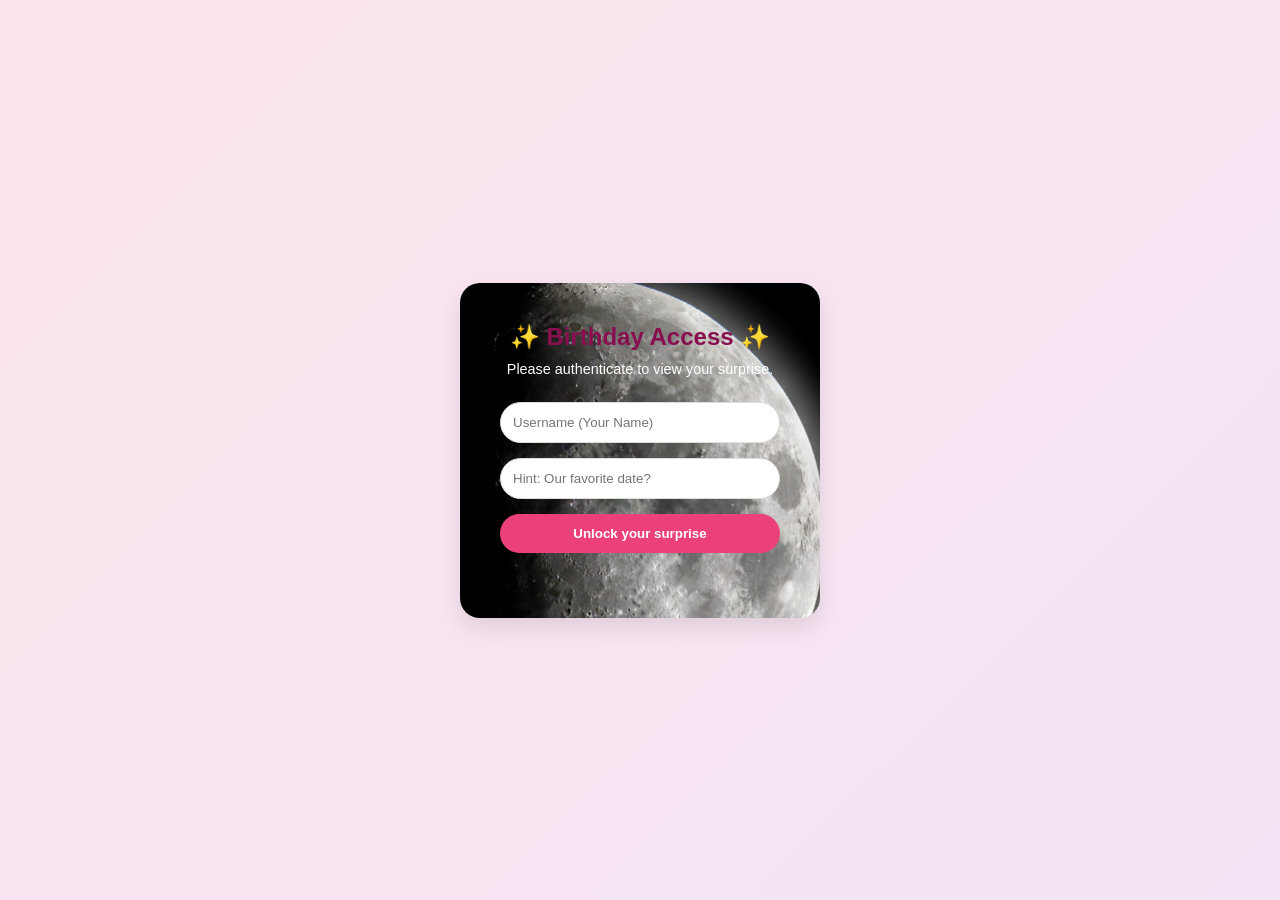
<file: index.html>
<!DOCTYPE html>
<html lang="en">
<head>
    <meta charset="UTF-8">
    <meta name="viewport" content="width=device-width, initial-scale=1.0">
    <title>Top Secret: For Your Eyes Only</title>
    <link rel="stylesheet" href="style1.css">
</head>
<body>
    <div class="login-container">
        <div class="login-box">
            <h2>✨ Birthday Access ✨</h2>
            <p>Please authenticate to view your surprise.</p>
            
            <form id="loginForm">
                <div class="input-group">
                    <input type="text" id="username" placeholder="Username (Your Name)" required>
                </div>
                <div class="input-group">
                    <input type="password" id="password" placeholder="Hint: Our favorite date?" required>
                </div>
                <button type="button" onclick="checkLogin()">Unlock your surprise</button>
            </form>
            <p id="error-msg"></p>
        </div>
    </div>

    <script>
        function checkLogin() {
            const pass = document.getElementById('password').value; 
            const input = document.getElementById('username'); 
            const name = input ? input.value.toLowerCase() : '';


            // You can set the password to whatever you want here!
            if (name =='akilarumugam' && pass === "03031998"){ 
                document.querySelector('.login-box').innerHTML = `
                <h2 style="color: #ec407a;">Happy Birthday! ❤️</h2>
        <p style="font-size: 1.1rem; line-height: 1.6;">
            "Nee pirantha intha naal... en vazhkkaiyil oru azhagiya thiruppam."<br><br>
            May your year be as beautiful as your smile!
        </p>
        <span style="font-size: 3rem;">🎂✨🌸</span>
        <button type="button" onclick="world()">Unlock Your Surprise</button>
        `;
                // window.location.href = "wish.html"; // Redirect to your wish page
            } else {
                document.getElementById('error-msg').innerText = "Incorrect hint! Try again, birthday girl/boy. 😉";
            }
        }

        function world(){
            
             window.location.href = "final.html"; }
    </script>
</body>
</html>
</file>
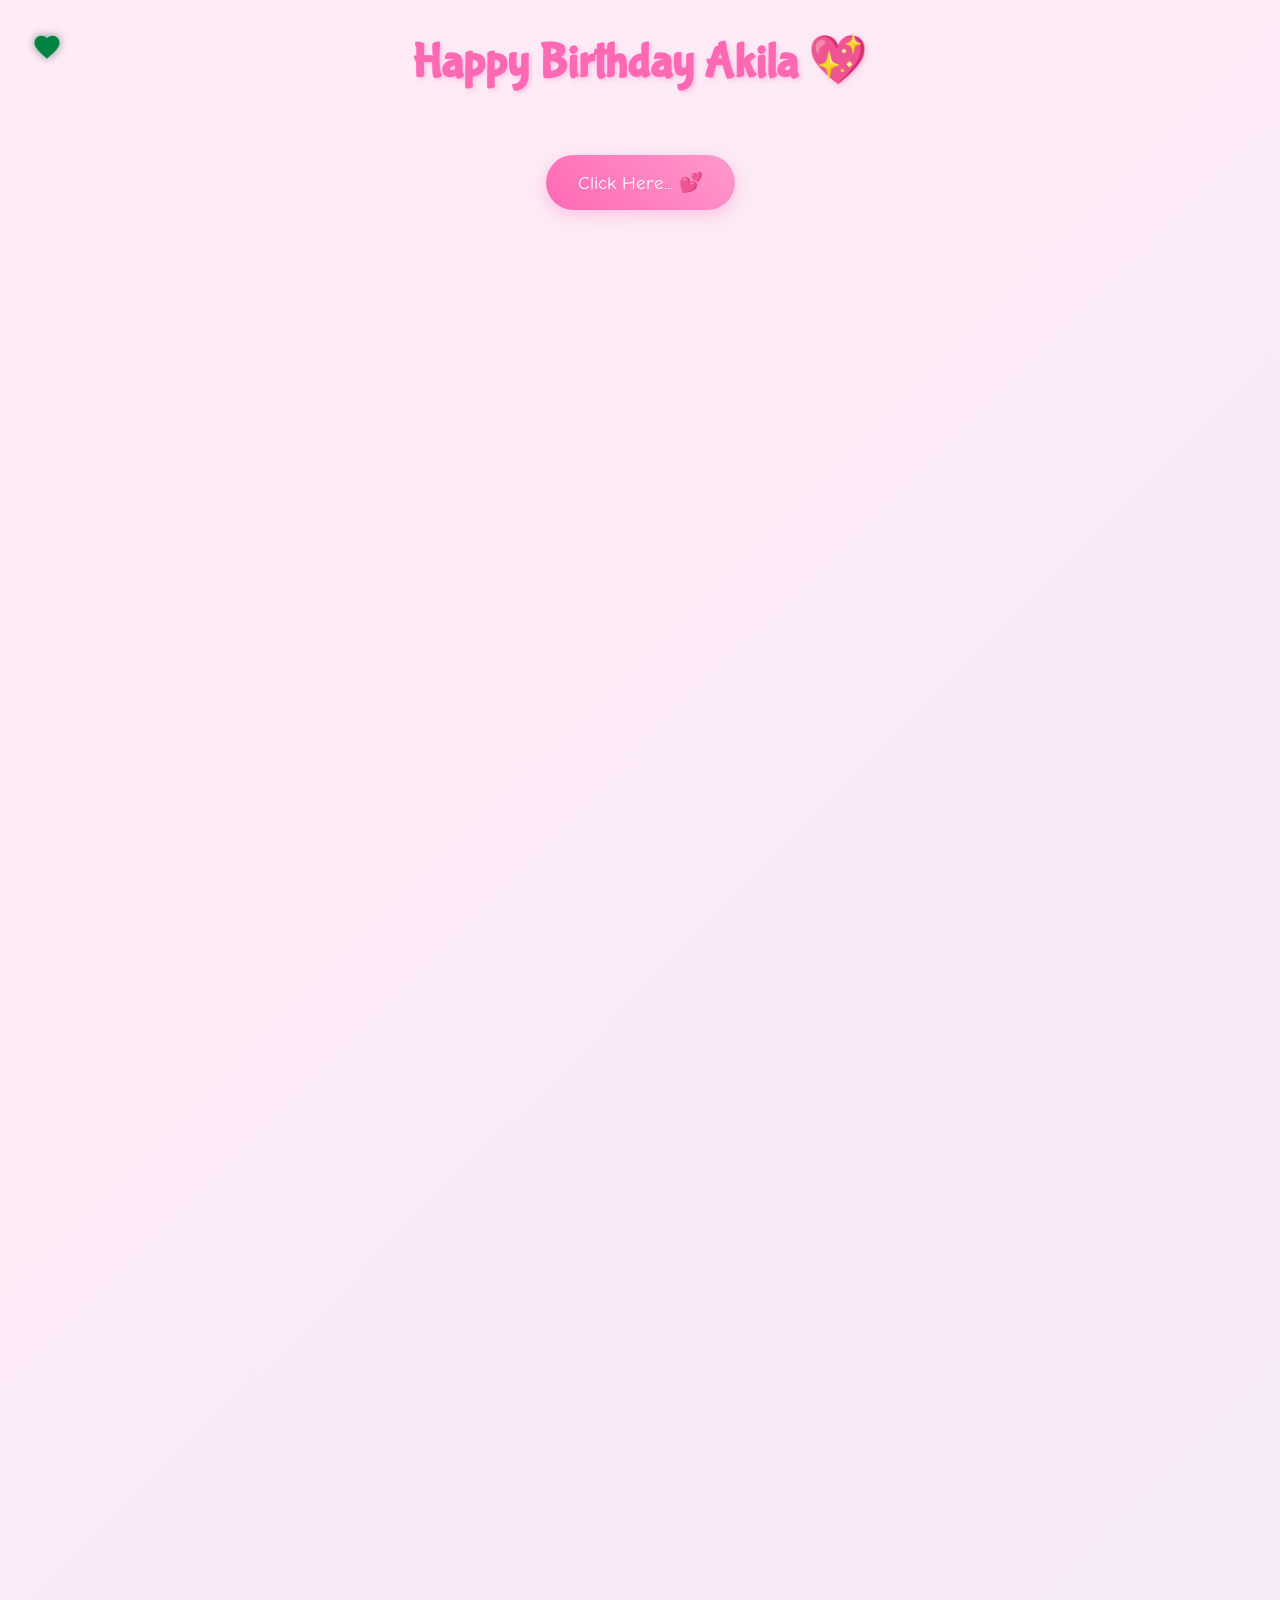
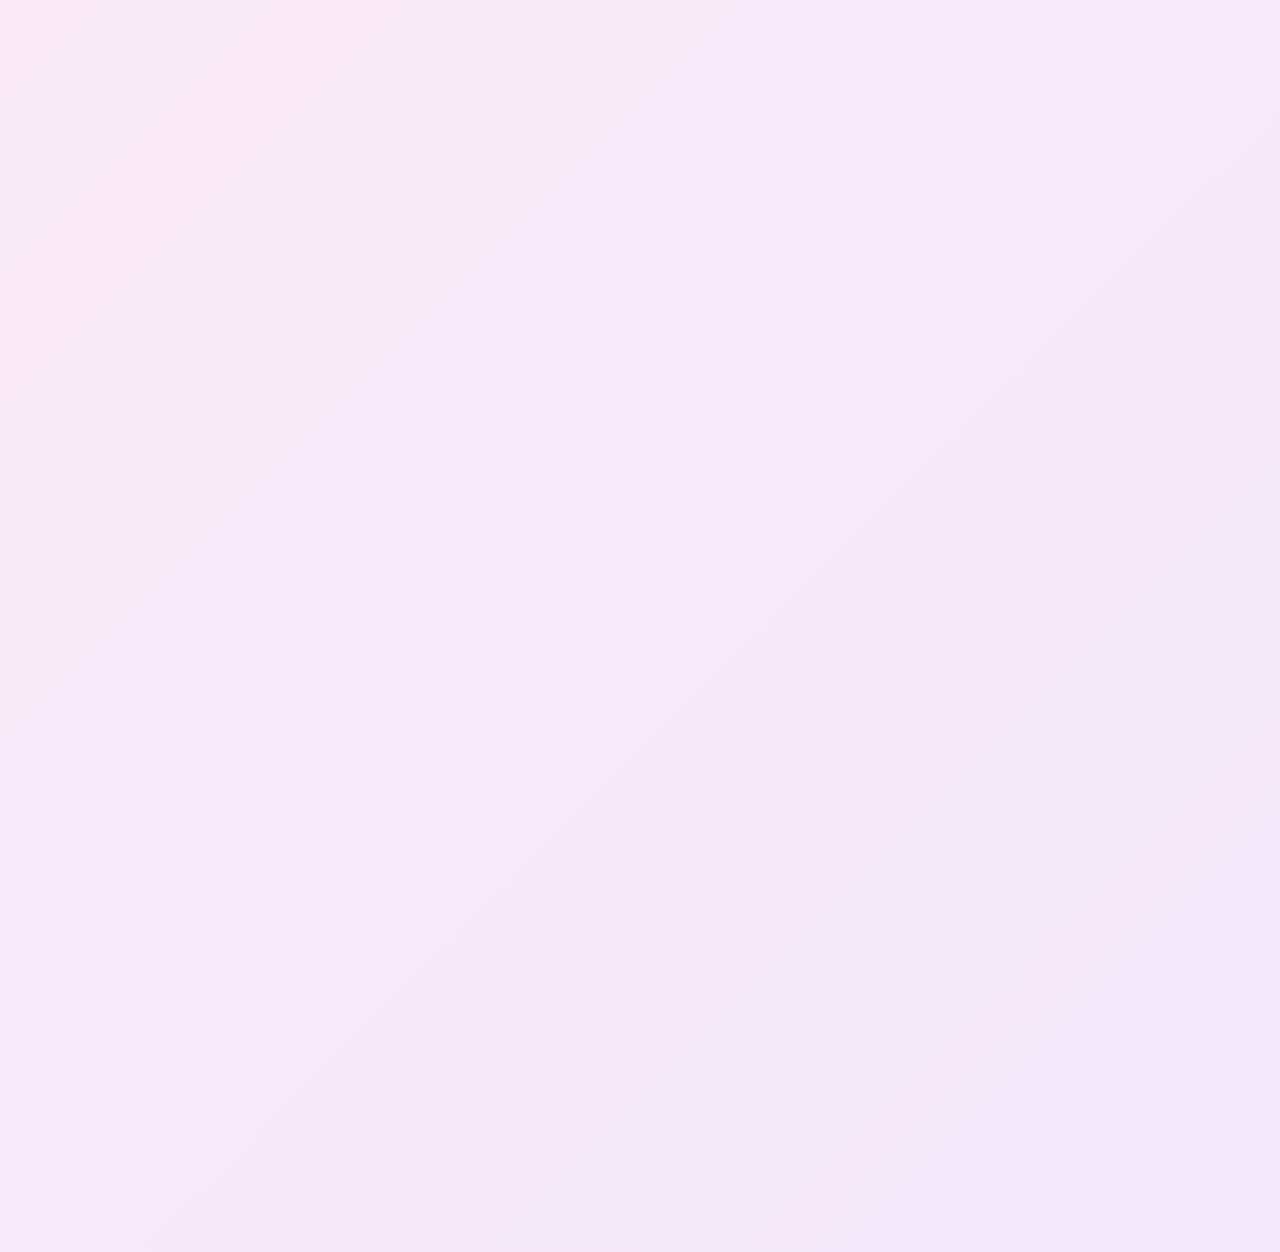
<file: cause.html>
<!DOCTYPE html>
<html lang="en">
<head>
    <meta charset="UTF-8">
    <meta name="viewport" content="width=device-width, initial-scale=1.0">
    <title>Why You're My Best Friend! 💖</title>
    <script src="https://cdnjs.cloudflare.com/ajax/libs/gsap/3.12.2/gsap.min.js"></script>
    <link rel="stylesheet" href="cause.css">
    <style>

       
    </style>
</head>
<body>
    <div class="custom-cursor">
        <svg viewBox="0 0 24 24">
            <path fill="#ff69b4" d="M12 21.35l-1.45-1.32C5.4 15.36 2 12.28 2 8.5 2 5.42 4.42 3 7.5 3c1.74 0 3.41.81 4.5 2.09C13.09 3.81 14.76 3 16.5 3 19.58 3 22 5.42 22 8.5c0 3.78-3.4 6.86-8.55 11.54L12 21.35z"/>
        </svg>
    </div>

    <div class="container">
        <h1>Happy Birthday Akila 💖</h1>
        
        <div id="reasons-container"></div>
        
        <button class="shuffle-button">Click Here... 💕</button>
        <div class="reason-counter"></div>

        <div class="ending-section">
            <div class="teddy-hug">
                <img src="./img/d1.jpg" alt="Teddy Hug">
            </div>
            <div class="ending-text">You're the BESTEST ! 💖</div>
        </div>
    </div>

    <script src="cause.js">
       
    </script>
</body>
</html>
</file>
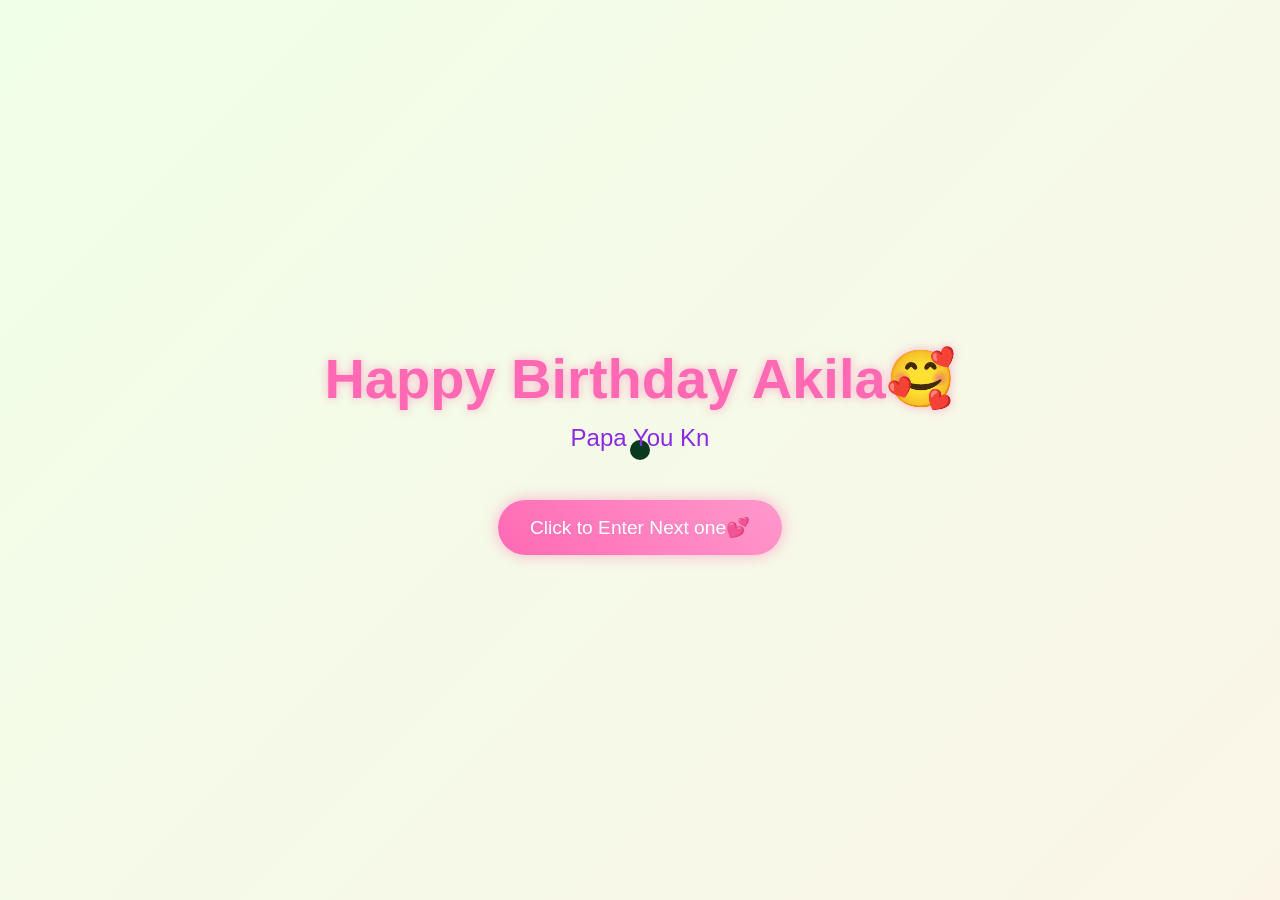
<file: gallery.html>
<!DOCTYPE html>
<html lang="en">
<head>
    <meta charset="UTF-8">
    <meta name="viewport" content="width=device-width, initial-scale=1.0">
    <title>Happy Birthday</title>
    <script src="https://cdnjs.cloudflare.com/ajax/libs/gsap/3.12.2/gsap.min.js"></script>
    <link rel="stylesheet" href="style.css">
    
</head>
<body>
    <div class="cursor"></div>
    <div class="container">
        <h1>Happy Birthday Akila🥰</h1>
        <div class="greeting"></div>
        <button class="cta-button">Click to Enter Next one💕</button>
    </div>

    <script src="script.js">
        
    </script>
</body>
</html>
</file>
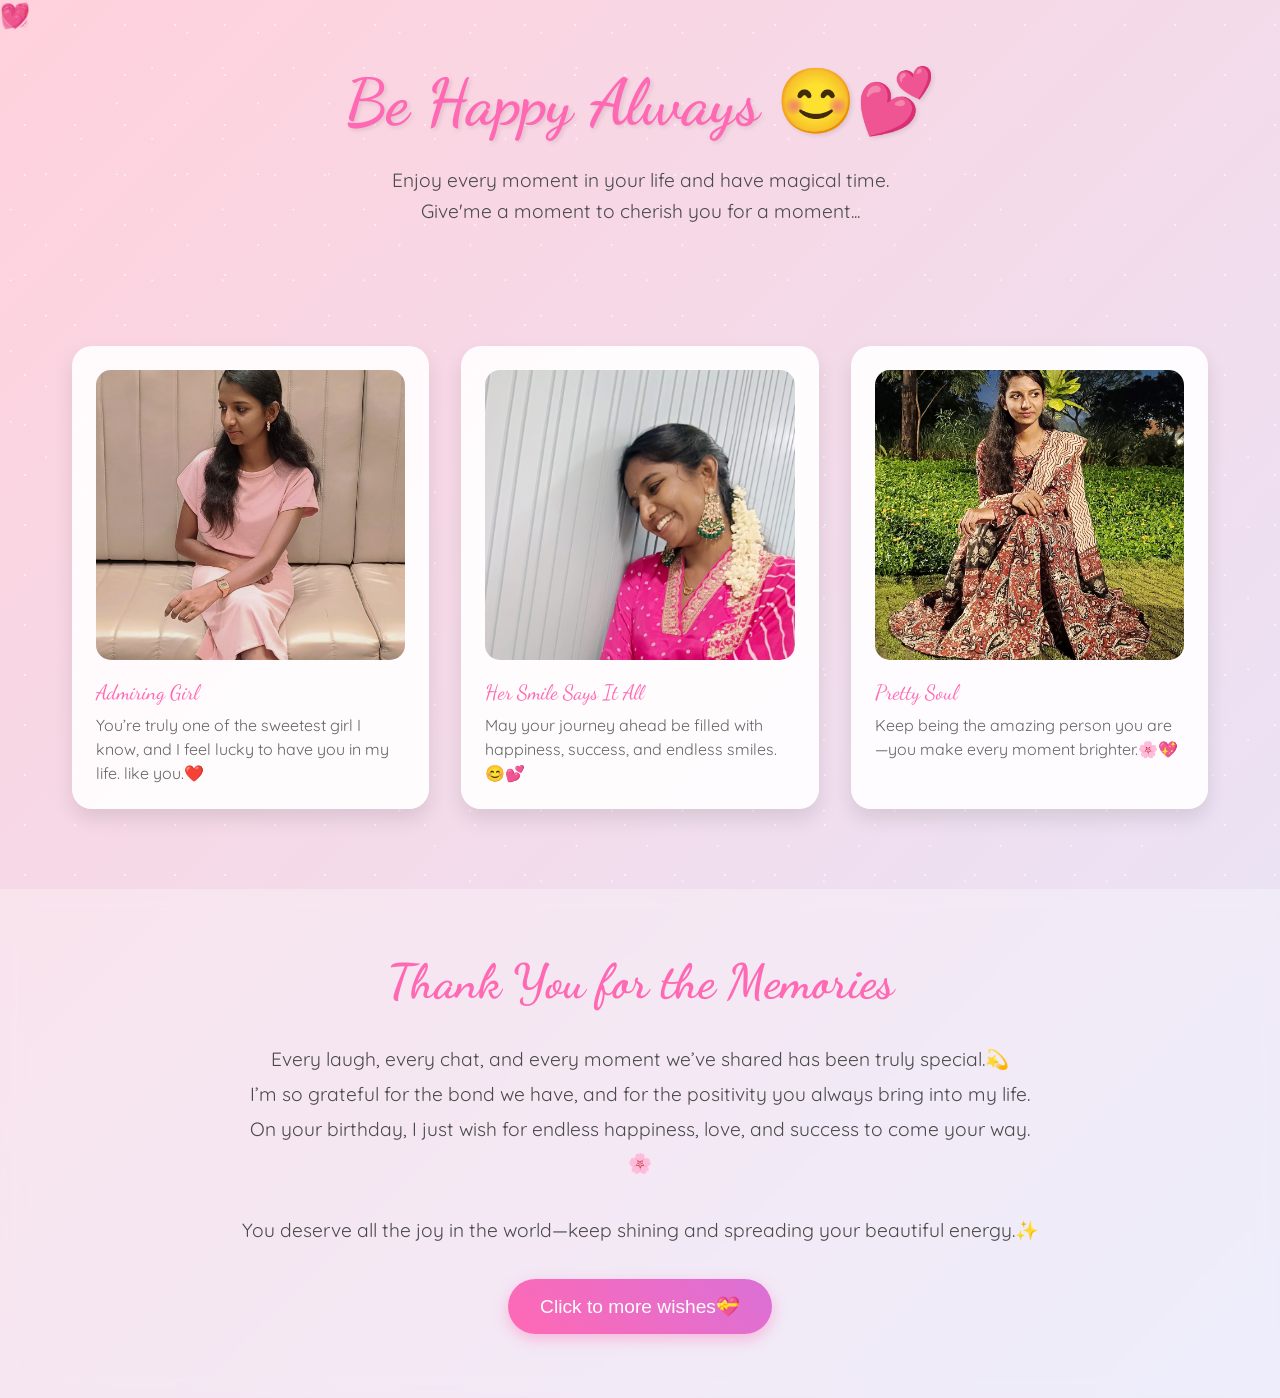
<file: last.html>
<!DOCTYPE html>
<html lang="en">

<head>
    <meta charset="UTF-8">
    <meta name="viewport" content="width=device-width, initial-scale=1.0">
    <title>Our Beautiful Memories ✨</title>
    <style>
        @import url('https://fonts.googleapis.com/css2?family=Dancing+Script:wght@700&family=Quicksand:wght@300;400;500;600&display=swap');

        * {
            margin: 0;
            padding: 0;
            box-sizing: border-box;
        }

        body {
            min-height: 100vh;
            background: linear-gradient(135deg,
                    #ffd1dc 0%,
                    #e6e6fa 25%,
                    #ffefd5 50%,
                    #e6e6fa 75%,
                    #ffd1dc 100%);
            background-size: 400% 400%;
            animation: gradientFlow 15s ease infinite;
            font-family: 'Quicksand', sans-serif;
            overflow-x: hidden;
            color: #4a4a4a;
        }

        @keyframes gradientFlow {
            0% {
                background-position: 0% 50%;
            }

            50% {
                background-position: 100% 50%;
            }

            100% {
                background-position: 0% 50%;
            }
        }

        /* Enhanced Sparkle Effect */
        .magic-sparkles {
            position: fixed;
            top: 0;
            left: 0;
            width: 100%;
            height: 100%;
            pointer-events: none;
            z-index: 1;
        }

        .sparkle {
            position: absolute;
            width: 6px;
            height: 6px;
            border-radius: 50%;
            background-color: white;
            animation: twinkle var(--duration, 4s) ease-in-out infinite;
            opacity: 0;
        }

        @keyframes twinkle {

            0%,
            100% {
                opacity: 0;
                transform: scale(0.5);
            }

            50% {
                opacity: 0.8;
                transform: scale(1);
            }
        }

        /* Generate 50 sparkles with different positions and animations */
        .magic-sparkles::before,
        .magic-sparkles::after {
            content: '';
            position: absolute;
            width: 100%;
            height: 100%;
            background-image: radial-gradient(circle, white 1px, transparent 1px);
            background-size: 50px 50px;
            animation: sparkleLayer 8s linear infinite;
            opacity: 0.5;
        }

        .magic-sparkles::after {
            animation-delay: -4s;
            transform: rotate(45deg);
        }

        @keyframes sparkleLayer {
            0% {
                transform: translateY(0);
            }

            100% {
                transform: translateY(-50px);
            }
        }

        /* Floating Hearts */
        .floating-hearts {
            position: fixed;
            width: 100%;
            height: 100%;
            pointer-events: none;
            z-index: 2;
        }

        .heart {
            position: absolute;
            font-size: 1.5rem;
            color: rgba(255, 105, 180, 0.6);
            animation: floatHeart var(--float-duration, 6s) ease-in-out infinite;
            animation-delay: var(--delay, 0s);
        }

        @keyframes floatHeart {
            0% {
                transform: translate(0, 100vh) rotate(0deg);
            }

            100% {
                transform: translate(var(--translate-x, 0), -100vh) rotate(360deg);
            }
        }

        /* Welcome Section */
        .welcome {
            text-align: center;
            padding: 4rem 2rem;
            position: relative;
            z-index: 3;
        }

        .welcome h1 {
            font-family: 'Dancing Script', cursive;
            font-size: 4rem;
            color: #ff69b4;
            text-shadow: 2px 2px 4px rgba(0, 0, 0, 0.1);
            animation: fadeInScale 2s ease;
        }

        .welcome p {
            font-size: 1.2rem;
            max-width: 600px;
            margin: 1.5rem auto;
            line-height: 1.6;
            animation: fadeIn 2s ease 0.5s both;
        }

        /* Enhanced Memory Cards */
        .memory-container {
            max-width: 1200px;
            margin: 0 auto;
            padding: 2rem;
            display: grid;
            grid-template-columns: repeat(auto-fit, minmax(300px, 1fr));
            gap: 2rem;
            z-index: 3;
            position: relative;
        }

        .memory-card {
            background: rgba(255, 255, 255, 0.9);
            border-radius: 20px;
            padding: 1.5rem;
            box-shadow: 0 10px 20px rgba(0, 0, 0, 0.1);
            transition: all 0.5s cubic-bezier(0.4, 0, 0.2, 1);
            position: relative;
            overflow: hidden;
        }

        .memory-card:hover {
            transform: translateY(-10px) scale(1.02);
            box-shadow: 0 15px 30px rgba(0, 0, 0, 0.15);
        }

        .memory-card::before {
            content: '';
            position: absolute;
            top: 0;
            left: 0;
            width: 100%;
            height: 100%;
            background: linear-gradient(45deg, transparent, rgba(255, 255, 255, 0.4), transparent);
            transform: translateX(-100%);
            transition: 0.5s;
        }

        .memory-card:hover::before {
            transform: translateX(100%);
        }

        .memory-img {
            width: 100%;
            height: 290px;
            object-fit: cover;
            border-radius: 15px;
            margin-bottom: 1rem;
            transition: transform 0.5s ease;
        }

        .memory-card:hover .memory-img {
            transform: scale(1.05);
        }

        .memory-date {
            font-family: 'Dancing Script', cursive;
            color: #ff69b4;
            font-size: 1.3rem;
            margin-bottom: 0.5rem;
        }

        .memory-caption {
            font-size: 1rem;
            line-height: 1.5;
            color: #666;
        }

        /* Final Message Section */
        .final-message {
            text-align: center;
            padding: 4rem 2rem;
            background: rgba(255, 255, 255, 0.3);
            backdrop-filter: blur(10px);
            margin-top: 3rem;
            position: relative;
            z-index: 3;
        }

        .final-message h2 {
            font-family: 'Dancing Script', cursive;
            font-size: 3rem;
            color: #ff69b4;
            margin-bottom: 2rem;
            animation: heartbeat 2s infinite;
        }

        @keyframes heartbeat {

            0%,
            100% {
                transform: scale(1);
            }

            50% {
                transform: scale(1.1);
            }
        }

        .final-message p {
            font-size: 1.2rem;
            max-width: 800px;
            margin: 0 auto 2rem;
            line-height: 1.8;
        }

        .goodbye-btn {
            display: inline-block;
            padding: 1rem 2rem;
            font-size: 1.2rem;
            background: linear-gradient(45deg, #ff69b4, #da70d6);
            color: white;
            border: none;
            border-radius: 50px;
            cursor: pointer;
            text-decoration: none;
            transition: all 0.3s ease;
            box-shadow: 0 5px 15px rgba(255, 105, 180, 0.4);
            animation: float 3s infinite ease-in-out;
        }

        .goodbye-btn:hover {
            transform: translateY(-5px);
            box-shadow: 0 8px 20px rgba(255, 105, 180, 0.6);
        }

        @keyframes float {

            0%,
            100% {
                transform: translateY(0);
            }

            50% {
                transform: translateY(-10px);
            }
        }

        /* Animations */
        @keyframes fadeInScale {
            0% {
                opacity: 0;
                transform: scale(0.8);
            }

            100% {
                opacity: 1;
                transform: scale(1);
            }
        }

        @keyframes fadeIn {
            0% {
                opacity: 0;
            }

            100% {
                opacity: 1;
            }
        }

        /* Generate Hearts */
        .js-generate-hearts {
            position: fixed;
            width: 100%;
            height: 100%;
            pointer-events: none;
            z-index: 2;
        }

        /* Custom Scrollbar */
        ::-webkit-scrollbar {
            width: 12px;
        }

        ::-webkit-scrollbar-track {
            background: rgba(255, 255, 255, 0.4);
        }

        ::-webkit-scrollbar-thumb {
            background: linear-gradient(45deg, #ff69b4, #da70d6);
            border-radius: 6px;
        }

        /* Responsive Design */
        @media (max-width: 768px) {
            .welcome h1 {
                font-size: 3rem;
            }

            .memory-container {
                grid-template-columns: 1fr;
            }

            .final-message h2 {
                font-size: 2.5rem;
            }
        }
    </style>
</head>

<body>
    <div class="magic-sparkles"></div>
    <div class="floating-hearts">
        <!-- Hearts will be generated via CSS -->
        <div class="heart" style="--float-duration: 6s; --delay: 0s; --translate-x: 20px;">💝</div>
        <div class="heart" style="--float-duration: 8s; --delay: 1s; --translate-x: -30px;">💖</div>
        <div class="heart" style="--float-duration: 7s; --delay: 2s; --translate-x: 40px;">💗</div>
        <div class="heart" style="--float-duration: 9s; --delay: 3s; --translate-x: -20px;">💓</div>
        <div class="heart" style="--float-duration: 5s; --delay: 4s; --translate-x: 30px;">💕</div>
    </div>

    <section class="welcome">
        <h1>Be Happy Always 😊💕</h1>
        <p>Enjoy every moment in your life and have magical time. <br> Give'me a moment to cherish you for a moment...</p>
    </section>

    <div class="memory-container">
        <div class="memory-card">
            <img src="./img/d1.jpg" alt="First Date" class="memory-img">
            <div class="memory-date">Admiring Girl</div>
            <div class="memory-caption">You’re truly one of the sweetest girl I know, and I feel lucky to have you in my life.
                like you.❤️</div>
        </div>
        <div class="memory-card">
            <img src="./img/d2.jpg" alt="Beach Day" class="memory-img">
            <div class="memory-date">Her Smile Says It All</div>
            <div class="memory-caption">May your journey ahead be filled with happiness, success, and endless
                smiles.😊💕</div>
        </div>
        <div class="memory-card">
            <img src="./img/d3.jpg" alt="Movie Night" class="memory-img">
            <div class="memory-date">Pretty Soul</div>
            <div class="memory-caption">Keep being the amazing person you are—you make every moment brighter.🌸💖</div>
        </div>

    </div>

    <section class="final-message">
        <h2>Thank You for the Memories</h2>
        <p>Every laugh, every chat, and every moment we’ve shared has been truly special.💫<br>
            I’m so grateful for the bond we have, and for the positivity you always bring into my life.<br>
            On your birthday, I just wish for endless happiness, love, and success to come your way.🌸</p>
        <p>You deserve all the joy in the world—keep shining and spreading your beautiful energy.✨</p>
        
        <button  class="goodbye-btn" onclick="ch()">Click to more wishes💝</button>
    </section>

    <script>

 function ch(){
    window.location.href = 'whatapp.html';

         
 }
    </script>
</body>

</html>
</file>
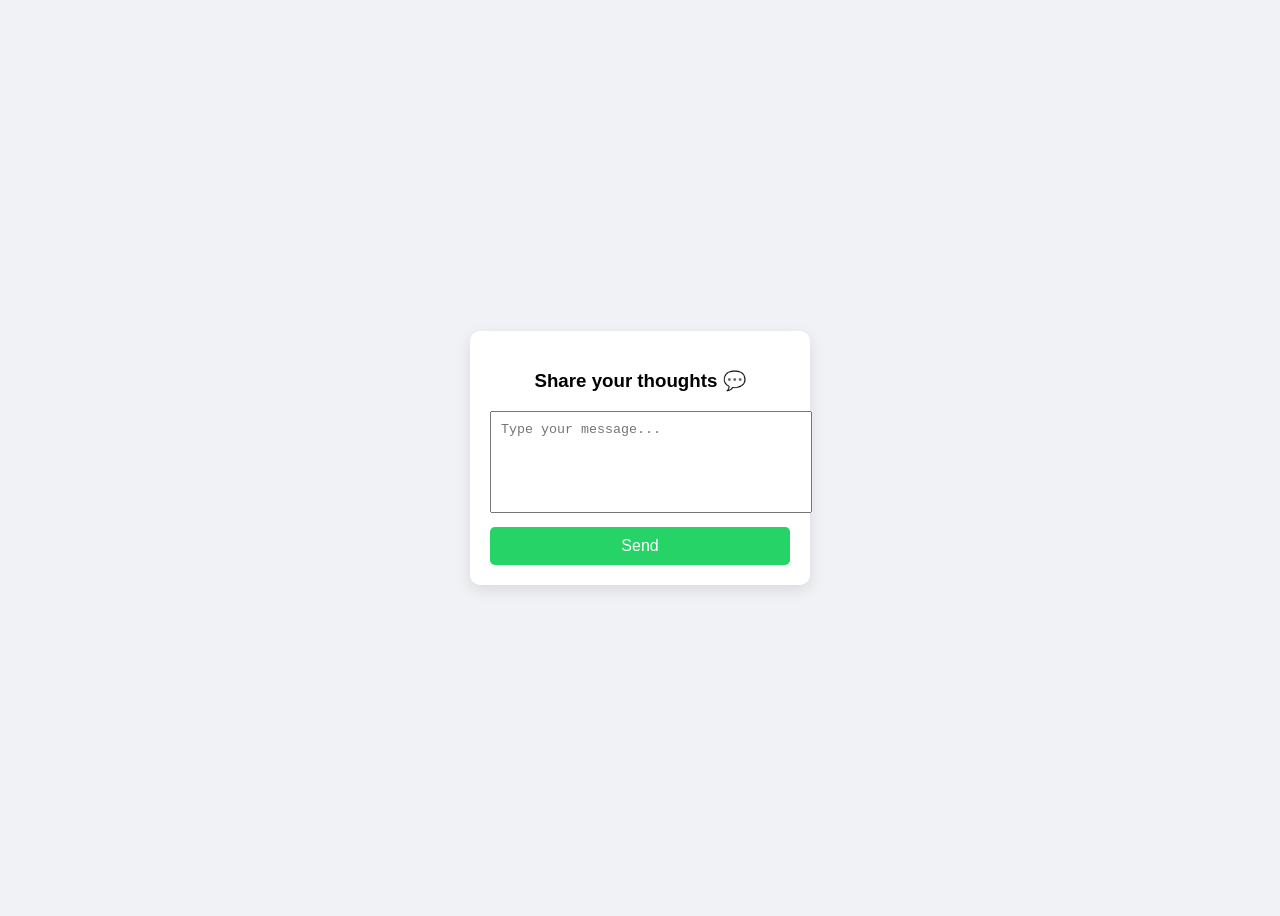
<file: whatapp.html>
<!DOCTYPE html>
<html lang="en">
<head>
  <meta charset="UTF-8">
  <title>Send Message via WhatsApp</title>
  <meta name="viewport" content="width=device-width, initial-scale=1.0">
  <style>
    body {
      font-family: Arial, sans-serif;
      height: 100vh;
      display: flex;
      justify-content: center;
      align-items: center;
      background: #f0f2f5;
    }
    .box {
      background: #fff;
      padding: 20px;
      border-radius: 10px;
      width: 300px;
      text-align: center;
      box-shadow: 0 5px 15px rgba(0,0,0,0.1);
    }
    textarea {
      width: 100%;
      height: 80px;
      padding: 10px;
      margin-bottom: 10px;
      resize: none;
    }
    button {
      width: 100%;
      padding: 10px;
      background: #25D366;
      border: none;
      color: white;
      font-size: 16px;
      border-radius: 5px;
      cursor: pointer;
    }
    button:hover {
      background: #1ebe5d;
    }
  </style>
</head>
<body>

  <div class="box">
    <h3>Share your thoughts 💬</h3>
    <textarea id="message" placeholder="Type your message..."></textarea>
    <button onclick="sendWhatsApp()">Send</button>
  </div>

  <script>
    function sendWhatsApp() {
      const msg = document.getElementById("message").value.trim();
  
      if (msg === "") {
        alert("Please enter a message");
        return;
      }
  
      const phoneNumber = "7092418205"; // ← your WhatsApp number
      const encodedMsg = encodeURIComponent(msg);
  
      const url = `https://wa.me/${phoneNumber}?text=${encodedMsg}`;
      window.open(url, "_blank");
    }
  </script>
  

</body>
</html>
</file>
<file: style1.css>
* {
            box-sizing: border-box;
            margin: 0;
            padding: 0;
        }

body {
    margin: 0;
    padding: 0;
    font-family: 'Segoe UI', Tahoma, Geneva, Verdana, sans-serif;
    background: linear-gradient(135deg, #fce4ec 0%, #f3e5f5 100%);
    display: flex;
    justify-content: center;
    align-items: center;
    height: 100vh;
}

.login-container {
    width: 100%;
    max-width: 400px;
    padding: 20px;
}

.login-box {
   
    padding: 40px;
    border-radius: 20px;
    box-shadow: 0 10px 25px rgba(0,0,0,0.1);
    text-align: center;

}
.login-box p{
       color: white; 
}

h2 {
    color: #880e4f;
    margin-bottom: 10px;
}

p {
    color: #666;
    font-size: 0.9rem;
    margin-bottom: 25px;
}

.input-group {
    margin-bottom: 15px;
}

input {
    width: 100%;
    padding: 12px;
    border: 1px solid #ddd;
    border-radius: 25px;
    outline: none;
    transition: 0.3s;
}

input:focus {
    border-color: #ec407a;
    box-shadow: 0 0 8px rgba(236, 64, 122, 0.2);
}

button {
    width: 100%;
    padding: 12px;
    border: none;
    border-radius: 25px;
    background: #ec407a;
    color: white;
    font-weight: bold;
    cursor: pointer;
    transition: 0.3s;
}

button:hover {
    background: #d81b60;
    transform: translateY(-2px);
}

#error-msg {
    color: #e91e63;
    margin-top: 15px;
    font-size: 0.8rem;
}

.login-box {
    background-image: url("img/BG.png");
}
</file>
<file: cause.css>
@import url('https://fonts.googleapis.com/css2?family=Bubblegum+Sans&family=Comic+Neue:wght@700&family=Quicksand:wght@500&display=swap');

* {
    margin: 0;
    padding: 0;
    box-sizing: border-box;
    cursor: none;
}

body {
    min-height: 100vh;
    background: linear-gradient(-45deg, #ffe6e6, #e6e6ff, #ffebf5);
    background-size: 400% 400%;
    animation: gradientBG 15s ease infinite;
    font-family: 'Quicksand', sans-serif;
    overflow-x: hidden;
    padding: 2rem;
}

.custom-cursor {
    width: 30px;
    height: 30px;
    position: fixed;
    pointer-events: none;
    z-index: 9999;
    mix-blend-mode: difference;
    transition: transform 0.1s;
}

.custom-cursor svg {
    width: 100%;
    height: 100%;
    filter: drop-shadow(0 0 5px rgba(255, 182, 193, 0.5));
}

.container {
    max-width: 1200px;
    margin: 0 auto;
    text-align: center;
    position: relative;
    z-index: 1;
}

h1 {
    font-family: 'Bubblegum Sans', cursive;
    font-size: 3rem;
    color: #ff69b4;
    text-shadow: 2px 2px 4px rgba(255, 105, 180, 0.3);
    margin-bottom: 2rem;
    animation: bounce 1s ease infinite;
}

.reason-card {
    background: rgba(255, 255, 255, 0.9);
    border-radius: 20px;
    padding: 2rem;
    margin: 1.5rem;
    box-shadow: 0 5px 15px rgba(0, 0, 0, 0.1);
    transition: transform 0.3s, box-shadow 0.3s;
    cursor: pointer;
    position: relative;
    overflow: hidden;
}

.reason-card:hover {
    transform: translateY(-5px);
    box-shadow: 0 8px 25px rgba(255, 105, 180, 0.2);
}

.reason-text {
    font-size: 1.2rem;
    margin-bottom: 1rem;
    position: relative;
    z-index: 2;
}

.gif-overlay {
    position: absolute;
    top: 0;
    left: 0;
    width: 100%;
    height: 100%;
    background: rgba(255, 255, 255, 0.95);
    display: flex;
    align-items: center;
    justify-content: center;
    opacity: 0;
    transition: opacity 0.3s;
    z-index: 1;
}

.reason-card:hover .gif-overlay {
    opacity: 1;
}

.shuffle-button {
    background: linear-gradient(45deg, #ff69b4, #ff99cc);
    border: none;
    border-radius: 50px;
    padding: 1rem 2rem;
    font-size: 1.2rem;
    color: white;
    margin: 2rem 0;
    cursor: pointer;
    transition: transform 0.3s;
    font-family: 'Comic Neue', cursive;
    box-shadow: 0 5px 15px rgba(255, 105, 180, 0.3);
}

.shuffle-button:hover {
    transform: scale(1.1);
}

.floating {
    position: fixed;
    pointer-events: none;
    animation: float 3s ease-in-out infinite;
}

.ending-section {
    margin-top: 4rem;
    padding: 2rem;
    text-align: center;
}

.ending-text {
    font-family: 'Bubblegum Sans', cursive;
    font-size: 2rem;
    color: #ff69b4;
    margin-bottom: 2rem;
    opacity: 0;
    transform: translateY(20px);
}

.teddy-hug {
    width: 200px;
    margin: 0 auto;
    transform: scale(0);
}

@keyframes gradientBG {
    0% { background-position: 0% 50%; }
    50% { background-position: 100% 50%; }
    100% { background-position: 0% 50%; }
}

@keyframes float {
    0%, 100% { transform: translateY(0); }
    50% { transform: translateY(-20px); }
}

@keyframes bounce {
    0%, 100% { transform: translateY(0); }
    50% { transform: translateY(-10px); }
}

@media (max-width: 768px) {
    h1 { font-size: 2rem; }
    .reason-card { margin: 1rem; }
    .reason-text { font-size: 1rem; }
}
.shuffle-button {
    background: linear-gradient(45deg, #ff69b4, #ff99cc);
    border: none;
    border-radius: 50px;
    padding: 1rem 2rem;
    font-size: 1.2rem;
    color: white;
    margin: 2rem 0;
    cursor: pointer;
    transition: all 0.3s;
    font-family: 'Comic Neue', cursive;
    box-shadow: 0 5px 15px rgba(255, 105, 180, 0.3);
}

.shuffle-button.story-mode {
    background: linear-gradient(45deg, #9b6dff, #ff6dc7);
    transform: scale(1.1);
}

.shuffle-button:hover {
    transform: scale(1.1);
}

.shuffle-button.story-mode:hover {
    transform: scale(1.2);
}

.reason-counter {
    font-size: 0.9rem;
    color: #ff69b4;
    margin-top: 1rem;
    opacity: 0.7;
}
</file>
<file: style.css>
* {
    margin: 0;
    padding: 0;
    box-sizing: border-box;
    cursor: none;
}

body {
    min-height: 100vh;
    display: flex;
    flex-direction: column;
    align-items: center;
    justify-content: center;
    background: linear-gradient(-45deg, #fee9f7, #e8f5fe, #fef2e8, #f0ffe8);
    background-size: 400% 400%;
    animation: gradientBG 15s ease infinite;
    font-family: 'Arial Rounded MT Bold', Arial, sans-serif;
    overflow: hidden;
    position: relative;
}

.cursor {
    width: 20px;
    height: 20px;
    background: pink;
    border-radius: 50%;
    position: fixed;
    pointer-events: none;
    mix-blend-mode: difference;
    transition: transform 0.2s;
}

.container {
    text-align: center;
    z-index: 1;
}

h1 {
    font-size: 3.5rem;
    color: #ff69b4;
    text-shadow: 0 0 10px rgba(255, 105, 180, 0.5);
    margin-bottom: 2rem;
    opacity: 0;
}

.greeting {
    font-size: 1.5rem;
    color: #8a2be2;
    margin-bottom: 3rem;
    min-height: 2em;
}

.cta-button {
    padding: 1rem 2rem;
    font-size: 1.2rem;
    background: linear-gradient(45deg, #ff69b4, #ff99cc);
    border: none;
    border-radius: 50px;
    color: white;
    cursor: pointer;
    box-shadow: 0 0 15px rgba(255, 105, 180, 0.5);
    transition: transform 0.3s, box-shadow 0.3s;
    opacity: 0;
}

.cta-button:hover {
    transform: scale(1.1);
    box-shadow: 0 0 25px rgba(255, 105, 180, 0.7);
}

.floating {
    position: absolute;
    pointer-events: none;
    opacity: 0;
}

@keyframes gradientBG {
    0% { background-position: 0% 50%; }
    50% { background-position: 100% 50%; }
    100% { background-position: 0% 50%; }
}

@media (max-width: 768px) {
    h1 { font-size: 2rem; }
    .greeting { font-size: 1.2rem; }
    .cta-button { font-size: 1rem; }
}
</file>
